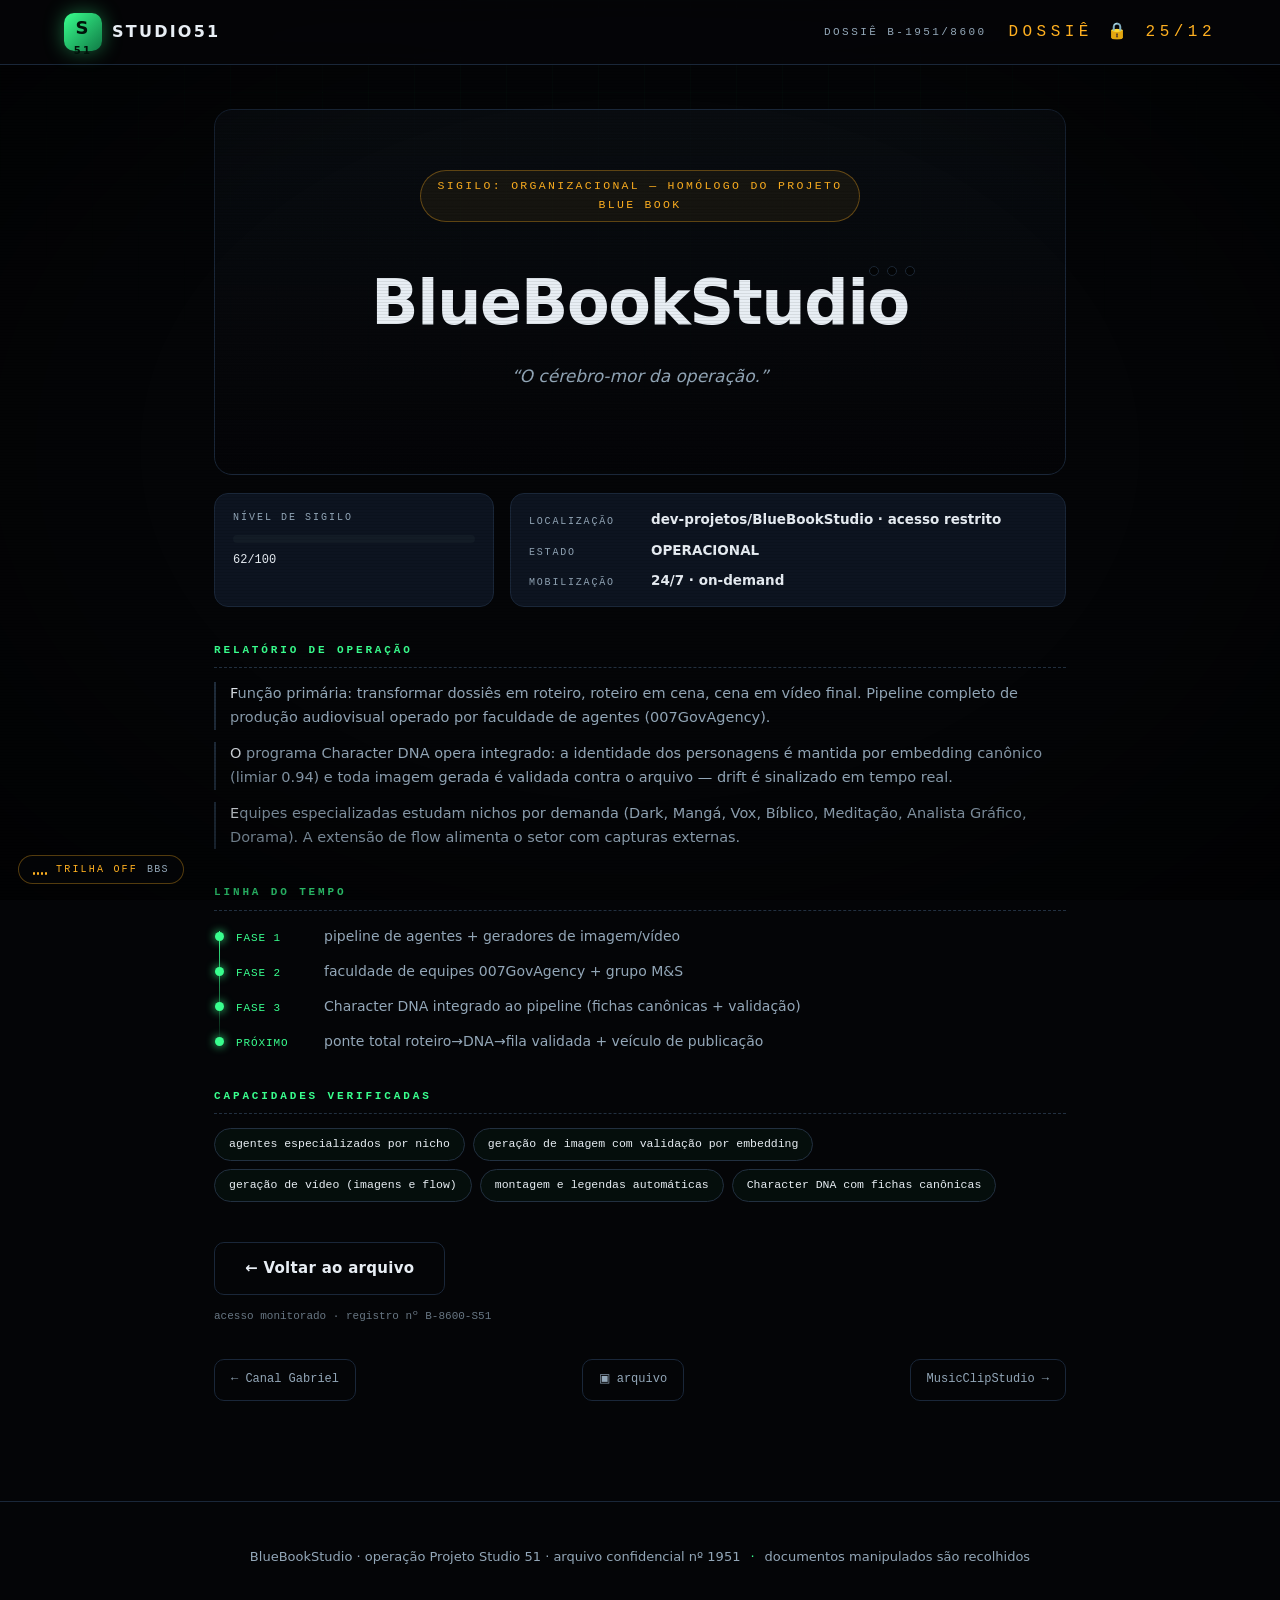
<file: dossie.html>
<!DOCTYPE html>
<html lang="pt-BR">
<head>
<meta charset="utf-8">
<meta name="viewport" content="width=device-width, initial-scale=1">
<title>DOSSIÊ — BlueBookStudio</title>
<meta name="description" content="Dossiês confidenciais do Projeto Studio 51: cada setor do BlueBookStudio com arquivo, nível de sigilo e registros próprios.">
<meta property="og:type" content="website">
<meta property="og:site_name" content="STUDIO51 · BlueBookStudio">
<meta property="og:title" content="Dossiê — BlueBookStudio">
<meta property="og:description" content="Arquivo confidencial da operação: setores, missões e registros do estúdio de produção com IA.">
<meta property="og:image" content="https://rafaelc666.github.io/studio51/img/setores/cia.webp">
<meta property="og:url" content="https://rafaelc666.github.io/studio51/dossie.html">
<meta name="twitter:card" content="summary_large_image">
<link rel="stylesheet" href="estilo.css">
<link rel="stylesheet" href="dossie.css">
</head>
<body class="corpo-dossie">

<div class="scanlines" aria-hidden="true"></div>
<div class="vinheta" aria-hidden="true"></div>
<div class="grid-fundo" aria-hidden="true"></div>

<header class="topo">
  <a class="marca" href="index.html" style="text-decoration:none;color:inherit">
    <span class="logo">S<span class="logo-num">51</span></span>
    <span class="marca-txt">STUDIO<b>51</b></span>
  </a>
  <span class="dossie-codigo" id="dossie-codigo">DOSSIÊ —</span>
  <button class="selo-confid selo-baixar" id="d-baixar" type="button"
          title="baixar o dossiê (carimba e libera o arquivo)">DOSSIÊ ⤓</button>
</header>

<main class="dossie-wrap">
  <!-- capa do arquivo -->
  <section class="dossie-capa" id="dossie-capa">
    <div class="dossie-selo-area">
      <span class="dossie-carimbo retido" id="d-carimbo">SETOR</span>
      <div class="dossie-furos" aria-hidden="true"><i></i><i></i><i></i></div>
    </div>
    <p class="dossie-liberacao retido" id="d-liberacao">LIBERADO PELO GOVERNO FEDERAL<br><b>25/12/2026</b></p>
    <p class="hero-selo" id="d-classe">classe de sigilo</p>
    <h1 class="dossie-titulo" id="d-nome">—</h1>
    <p class="dossie-lema" id="d-lema">—</p>
  </section>

  <!-- medidor de sigilo + meta -->
  <section class="dossie-meta">
    <div class="sigilo">
      <span class="sigilo-rotulo">NÍVEL DE SIGILO</span>
      <div class="sigilo-barra"><i id="d-sigilo"></i></div>
      <span class="sigilo-valor" id="d-sigilo-valor">—</span>
    </div>
    <div class="dossie-ficha">
      <div><span>LOCALIZAÇÃO</span><b id="d-local">—</b></div>
      <div><span>ESTADO</span><b id="d-estado">—</b></div>
      <div><span>MOBILIZAÇÃO</span><b id="d-mob">—</b></div>
    </div>
  </section>

  <!-- corpo do relatório -->
  <section class="dossie-corpo">
    <h2 class="dossie-secao-t">RELATÓRIO DE OPERAÇÃO</h2>
    <div class="dossie-notas" id="d-notas"></div>

    <h2 class="dossie-secao-t">LINHA DO TEMPO</h2>
    <div class="dossie-timeline" id="d-timeline"></div>

    <h2 class="dossie-secao-t">CAPACIDADES VERIFICADAS</h2>
    <div class="dossie-caps" id="d-caps"></div>
  </section>

  <!-- acesso -->
  <section class="dossie-acesso">
    <a class="btn btn-neon" id="d-link" href="#" target="_blank" rel="noopener">🔓 Acessar o setor</a>
    <a class="btn btn-ghost" href="index.html">← Voltar ao arquivo</a>
    <p class="dossie-rodape-nota">acesso monitorado · registro nº <span id="d-reg">—</span></p>
  </section>

  <!-- navegação entre dossiês -->
  <nav class="dossie-nav" id="d-nav"></nav>
</main>

<footer class="rodape">
  <span>BlueBookStudio · operação Projeto Studio 51 · arquivo confidencial nº 1951</span>
  <span class="rodape-sep">·</span>
  <span>documentos manipulados são recolhidos</span>
</footer>

<script src="dossie.js"></script>
<script src="trilha.js"></script>
</body>
</html>
</file>
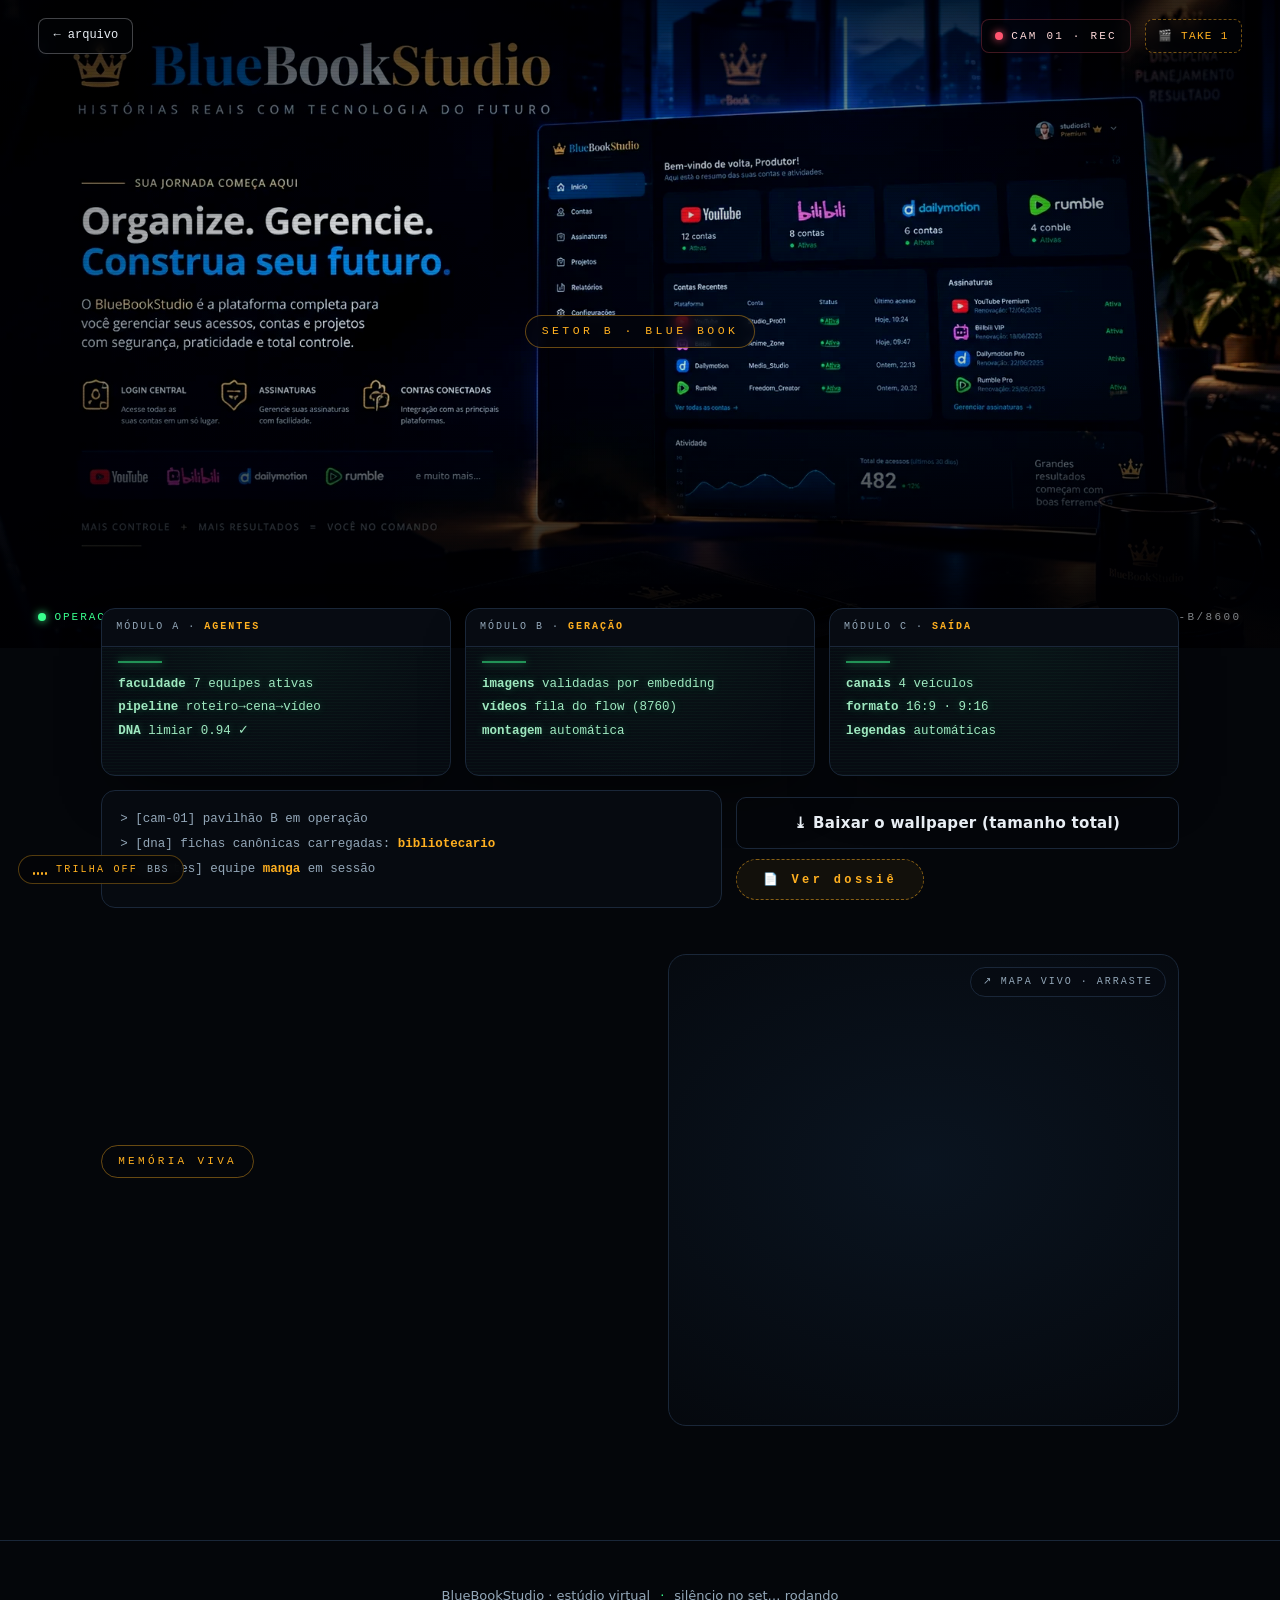
<file: estudio.html>
<!DOCTYPE html>
<html lang="pt-BR">
<head>
<meta charset="utf-8">
<meta name="viewport" content="width=device-width, initial-scale=1">
<title>ESTÚDIO VIRTUAL — STUDIO51</title>
<meta name="description" content="Estúdio virtual do Projeto Studio 51: entre nos pavilhões do BlueBookStudio — Social Media, 007, 009, CIA, Route 66 e demais setores com capa e HUD próprios.">
<meta property="og:type" content="website">
<meta property="og:site_name" content="STUDIO51 · BlueBookStudio">
<meta property="og:title" content="Estúdio Virtual — STUDIO51">
<meta property="og:description" content="Percorra os pavilhões do complexo BlueBookStudio: cada porta é um estúdio que existe dentro da ferramenta.">
<meta property="og:image" content="https://rafaelc666.github.io/studio51/img/setores/007.webp">
<meta property="og:url" content="https://rafaelc666.github.io/studio51/estudio.html">
<meta name="twitter:card" content="summary_large_image">
<link rel="icon" href="favicon.svg">
<link rel="stylesheet" href="estilo.css">
<link rel="stylesheet" href="estudio.css">
</head>
<body class="corpo-estudio">

<!-- ═══ cenário: foto real do hangar ═══ -->
<div class="palco">
  <div class="palco-foto" id="palco-foto" aria-hidden="true"></div>
  <video class="palco-video" id="palco-video" muted loop playsinline preload="none" hidden
         aria-hidden="true"></video>
  <div class="palco-video-sombra" aria-hidden="true"></div>
  <div class="palco-grao" aria-hidden="true"></div>

  <!-- HUD mínimo sobre a foto -->
  <header class="hud">
    <a class="hud-voltar" id="hud-voltar" href="index.html">← arquivo</a>
    <span class="hud-cam"><i></i> CAM 01 · REC</span>
    <span class="hud-clap" id="e-clap">🎬 TAKE 1</span>
  </header>

  <!-- identificação: letreiro sobre a porta do hangar -->
  <div class="ident">
    <span class="ident-setor" id="e-setor">SETOR</span>
    <h1 class="ident-nome" id="e-nome">—</h1>
    <span class="ident-frase" id="e-frase">—</span>
  </div>

  <div class="hud-baixo">
    <span class="hud-status" id="e-status">—</span>
    <span class="hud-sigla" id="e-sigla">—</span>
  </div>
</div>

<!-- ═══ painel de operação (abaixo do palco) ═══ -->
<section class="painel">
  <div class="painel-grid" id="painel-grid"></div>

  <div class="painel-rodape">
    <div class="painel-log" id="e-log"></div>
    <div class="painel-acoes" id="e-acoes"></div>
  </div>
</section>

<!-- ═══ TeraBrain — memória viva (só na sala terabrain) ═══ -->
<section class="memoria" id="tb-memoria" hidden>
  <div class="memoria-texto">
    <span class="memoria-titulo">MEMÓRIA VIVA</span>
    <h2 id="tb-h2"></h2>
    <p class="memoria-lede" id="tb-lede"></p>
    <ul class="memoria-lista" id="tb-lista"></ul>
    <div class="memoria-acoes" id="tb-acoes"></div>
    <div class="memoria-links" id="tb-links"></div>
  </div>
  <div class="memoria-cena">
    <canvas class="tb-brain" id="tb-brain" aria-label="Mapa vivo da memória do TeraBrain — arraste para girar"></canvas>
    <span class="memoria-dica" aria-hidden="true">↗ MAPA VIVO · ARRASTE</span>
    <div class="memoria-chips" id="tb-chips" role="group" aria-label="Filtrar memórias por grupo"></div>
  </div>
</section>

<footer class="rodape">
  <span>BlueBookStudio · estúdio virtual</span>
  <span class="rodape-sep">·</span>
  <span>silêncio no set… rodando</span>
</footer>

<script src="folha-a4.js"></script>
<script src="estudio.js"></script>
<script src="trilha.js"></script>
</body>
</html>
</file>
<file: estilo.css>
/* ═══════════════════════════════════════════════
   STUDIO51 — arquivo confidencial · V2 cinematográfica
   ═══════════════════════════════════════════════ */
:root{
  --fundo:#04060a;
  --fundo-2:#0a0f16;
  --card:#0d1420;
  --borda:#1a2739;
  --texto:#e8eef4;
  --texto-2:#93a7b8;
  /* identidade STUDIO51 (banners): laranja de hangar + azul de filmagem */
  --laranja:#ffb020;
  --laranja-2:#ff7a00;
  --azul-filme:#3aa8ff;
  --verde:#39ff8e;        /* CRT/confidencial */
  --verde-2:#0f7a45;
  --ambar:#ffb020;
  --magenta:#ff4fd8;
  --violeta:#8f6bff;
  --vermelho:#ff5470;
  --azul:#3aa8ff;
  /* identidade BlueBookStudio (tela de entrada do programa): azul + ouro */
  --bbs-azul:#2e7fd6;
  --bbs-ouro:#d4a269;
  --fonte:"Adwaita Sans",system-ui,sans-serif;
  --mono:"Adwaita Mono",ui-monospace,monospace;
}
*{margin:0;padding:0;box-sizing:border-box}
html{scroll-behavior:smooth}
body{background:var(--fundo);color:var(--texto);font-family:var(--fonte);line-height:1.65;overflow-x:hidden}

/* ── atmosfera ── */
.scanlines{position:fixed;inset:0;z-index:40;pointer-events:none;opacity:.5;
  background:repeating-linear-gradient(0deg, rgba(0,0,0,.16) 0 1px, transparent 1px 3px)}
.vinheta{position:fixed;inset:0;z-index:39;pointer-events:none;
  background:radial-gradient(ellipse at center, transparent 55%, rgba(0,0,0,.55) 100%)}
.grid-fundo{position:fixed;inset:0;z-index:-2;pointer-events:none;opacity:.3;
  background-image:
    linear-gradient(rgba(57,255,142,.07) 1px, transparent 1px),
    linear-gradient(90deg, rgba(57,255,142,.07) 1px, transparent 1px);
  background-size:46px 46px;
  mask-image:radial-gradient(ellipse 90% 65% at 50% 0%, #000 25%, transparent 78%)}

/* ── topo ── */
.topo{position:sticky;top:0;z-index:50;display:flex;align-items:center;gap:22px;
  padding:13px 5vw;background:rgba(5,6,8,.8);backdrop-filter:blur(14px);
  border-bottom:1px solid var(--borda)}
.marca{display:flex;align-items:center;gap:10px;font-weight:800;letter-spacing:.14em}
.logo{display:grid;place-items:center;width:38px;height:38px;border-radius:10px;
  background:linear-gradient(135deg,var(--verde),var(--verde-2));
  color:#01130a;font-size:18px;font-weight:900;box-shadow:0 0 20px rgba(57,255,142,.4)}
.logo-num{font-size:10px;vertical-align:super}
/* marca-mãe BlueBookStudio: Blue azul · Book branco · Studio ouro */
.logo-bbs{background:linear-gradient(135deg,var(--bbs-azul),#123c66);color:#fff;
  box-shadow:0 0 20px rgba(46,127,214,.45)}
.marca-bbs{font-size:17px;letter-spacing:.02em;white-space:nowrap}
.marca-bbs i{font-style:normal}
.mb-azul{color:var(--bbs-azul);text-shadow:0 0 14px rgba(46,127,214,.45)}
.mb-ouro{color:var(--bbs-ouro);text-shadow:0 0 12px rgba(212,162,105,.35)}
.marca-op{font-family:var(--mono);font-size:9.5px;letter-spacing:.22em;color:var(--texto-2);
  border:1px solid var(--borda);border-radius:999px;padding:4px 10px;text-transform:uppercase}
.nav{display:flex;gap:18px;margin-left:auto}
.nav a{color:var(--texto-2);text-decoration:none;font-size:13px;letter-spacing:.05em}
.nav a:hover{color:var(--verde);text-shadow:0 0 10px rgba(57,255,142,.5)}
/* botão hambúrguer — só aparece ≤860px (alvo 44px) */
.nav-abrir{display:none;place-items:center;width:44px;height:44px;margin-left:auto;
  background:transparent;border:1px solid var(--borda);border-radius:10px;
  color:var(--texto);font-size:19px;line-height:1;cursor:pointer}
.nav-abrir:hover,.nav-abrir:focus-visible{border-color:var(--verde);color:var(--verde)}
.selo-confid{font-family:var(--mono);font-size:10.5px;letter-spacing:.28em;color:var(--ambar);
  border:1px solid rgba(255,180,84,.4);padding:5px 12px;border-radius:4px;
  background:rgba(255,180,84,.05);animation:pisca-confid 4s infinite}
@keyframes pisca-confid{0%,92%,100%{opacity:1}95%{opacity:.4}}

/* ── hero cinematográfico ── */
.hero{max-width:1060px;margin:0 auto;padding:88px 5vw 60px;text-align:center;position:relative}
.radar{width:200px;height:200px;margin:0 auto 30px;border-radius:50%;position:relative;
  border:1px solid rgba(57,255,142,.35);
  background:
    radial-gradient(circle, transparent 58%, rgba(57,255,142,.12) 59% 60%, transparent 61%),
    radial-gradient(circle, transparent 30%, rgba(57,255,142,.12) 31% 32%, transparent 33%),
    radial-gradient(circle, rgba(57,255,142,.05), transparent 70%)}
.radar::before,.radar::after{content:"";position:absolute;border-radius:50%;border:1px solid rgba(57,255,142,.2)}
.radar::before{inset:32%}
.radar::after{inset:14%;animation:pisca-blp 4s infinite}
.radar i{position:absolute;inset:0;border-radius:50%;
  background:conic-gradient(from 0deg, rgba(57,255,142,.5), transparent 70deg);
  animation:gira 4s linear infinite;
  mask-image:radial-gradient(circle, #000 0 66%, transparent 67%)}
/* os pontinhos: --x/--y é onde mora, --t é o período PRÓPRIO dela e --d o
   atraso. Períodos sem múltiplo comum de caso: se todos respiram no mesmo
   4s em sequência, o olho vê uma coisa girando e chama isso de movimento.
   ver patch_site_tel.py */
.radar b{position:absolute;left:var(--x);top:var(--y);width:6px;height:6px;
  margin:-3px 0 0 -3px;border-radius:50%;background:#7dffb4;opacity:0;
  animation:blip var(--t) linear infinite var(--d)}
@keyframes gira{to{transform:rotate(360deg)}}
@keyframes pisca-blp{0%,88%,100%{box-shadow:none}92%{box-shadow:0 0 14px 3px rgba(57,255,142,.55)}}
/* sem transform algum: o ponto não se move um pixel, só acende e apaga */
@keyframes blip{
  0%{opacity:0;box-shadow:none}
  4%{opacity:1;box-shadow:0 0 11px 3px rgba(57,255,142,.8)}
  22%{opacity:.3;box-shadow:0 0 5px 1px rgba(57,255,142,.35)}
  34%,100%{opacity:0;box-shadow:none}
}
/* selo-confid virou link em algumas telas: sem sublinhado de âncora */
a.selo-confid{text-decoration:none;cursor:pointer}
/* acender/apagar no mesmo pixel — ver .radar b acima */

.hero-selo{display:inline-block;font-family:var(--mono);font-size:11.5px;letter-spacing:.2em;
  text-transform:uppercase;color:var(--laranja);
  border:1px solid rgba(255,176,32,.35);background:rgba(255,176,32,.06);
  padding:6px 16px;border-radius:999px;margin-bottom:24px}
.hero-titulo{font-size:clamp(40px,6.4vw,78px);line-height:1.06;font-weight:900;letter-spacing:-.02em}
.hero-titulo em{font-style:normal;color:var(--laranja);
  text-shadow:0 0 26px rgba(255,140,20,.55), 0 0 90px rgba(255,176,32,.25)}
/* efeito máquina de escrever no título */
.maquina{overflow:hidden;border-right:none;white-space:normal}
.maquina .cursor::after{content:"▌";color:var(--laranja);animation:cursor-pisca 1s steps(1) infinite}
@keyframes cursor-pisca{50%{opacity:0}}
/* revelação por caractere: o H1 nunca é apagado — visibility não afeta
   layout (zero layout shift) e o texto final existe desde o 1º paint */
.dig{visibility:hidden;animation:dig-revela 1ms linear both}
@keyframes dig-revela{to{visibility:visible}}
.hero-sub{max-width:680px;margin:24px auto 0;color:var(--texto-2);font-size:16.5px}
.hero-sub b{color:var(--texto)}
.hero-acoes{display:flex;gap:14px;justify-content:center;margin-top:34px;flex-wrap:wrap}
.hero-linha-fina{margin-top:26px;font-family:var(--mono);font-size:12px;color:var(--texto-2);opacity:.75}
.btn{display:inline-block;padding:13px 30px;border-radius:10px;text-decoration:none;
  font-weight:700;font-size:15px;letter-spacing:.02em;
  transition:transform .15s, box-shadow .2s}
.btn-neon{background:linear-gradient(135deg,var(--laranja),var(--laranja-2));color:#140800;box-shadow:0 0 26px rgba(255,150,20,.4)}
.btn-neon:hover{transform:translateY(-2px);box-shadow:0 0 46px rgba(255,150,20,.6)}
.btn-ghost{border:1px solid var(--borda);color:var(--texto)}
.btn-ghost:hover{border-color:var(--laranja);color:var(--laranja)}

/* contadores do hero */
.hero-count{display:flex;justify-content:center;gap:0;margin-top:52px;flex-wrap:wrap;
  border-top:1px solid var(--borda);border-bottom:1px solid var(--borda)}
.hero-count div{flex:1;min-width:150px;padding:20px 12px;border-left:1px solid var(--borda)}
.hero-count div:first-child{border-left:none}
.hero-count b{display:block;font-size:clamp(26px,3.4vw,40px);font-weight:900;color:var(--verde);
  font-family:var(--mono);text-shadow:0 0 18px rgba(57,255,142,.4)}
.hero-count span{font-size:12px;color:var(--texto-2);letter-spacing:.08em;text-transform:uppercase}

/* ── seções ── */
.secao{max-width:1200px;margin:0 auto;padding:84px 5vw 20px}
.secao-titulo{font-size:clamp(28px,4vw,44px);font-weight:900;margin-bottom:12px}

/* ══ CADASTRO: usuário gratuito + interessado no plano pago ══ */
.cadastro-grade{display:grid;grid-template-columns:repeat(auto-fit,minmax(300px,1fr));gap:16px;margin-top:26px}
.cadastro-card{background:var(--card);border:1px solid var(--borda);border-radius:16px;padding:26px 24px;position:relative}
.cadastro-card.cad-ouro{border-color:rgba(255,176,32,.55);box-shadow:0 0 34px rgba(255,176,32,.12)}
.cadastro-card .cad-ic{font-size:30px}
.cadastro-card h3{font-size:15px;letter-spacing:.14em;margin:10px 0 8px;color:var(--laranja)}
.cadastro-card.cad-ouro h3{color:var(--laranja)}
.cad-desc{color:var(--texto-2);font-size:14px;margin-bottom:16px;min-height:44px}
.cad-desc b{color:var(--texto)}
.cad-form{display:flex;flex-direction:column;gap:10px}
.cad-form input{background:var(--fundo);border:1px solid var(--borda);color:var(--texto);
  border-radius:9px;padding:12px 14px;font:inherit;font-size:15px}
.cad-form input:focus{outline:2px solid var(--laranja);outline-offset:1px;border-color:var(--laranja)}
.cad-form .btn{border:0;cursor:pointer;text-align:center}
.cad-nota{color:var(--texto-2);font-size:13px;margin-top:16px;text-align:center;min-height:20px}
.cad-nota.ok{color:var(--verde)}
.cad-nota.erro{color:#ff6b6b}
.secao-titulo em{font-style:normal;color:var(--laranja)}
.secao-sub{color:var(--texto-2);max-width:760px;margin-bottom:36px}
.secao-sub code,.dossier code,.status-nota code,.canal-nota code{font-family:var(--mono);color:var(--laranja);font-size:.92em}

/* botão de ENTRAR no estúdio virtual */

/* ── cards de setor (dossiê) ── */
.grade-setores,.hangar{display:grid;grid-template-columns:repeat(auto-fit,minmax(280px,1fr));gap:18px}
.card-setor{position:relative;display:flex;flex-direction:column;gap:10px;
  background:var(--card);border:1px solid var(--borda);border-radius:14px;
  padding:24px 22px 20px;text-decoration:none;color:var(--texto);overflow:hidden;
  transition:transform .18s, border-color .25s, box-shadow .25s}
.card-setor:hover{transform:translateY(-5px)}
.card-setor::after{content:"";position:absolute;inset:0;pointer-events:none;opacity:.5;
  background:repeating-linear-gradient(0deg, rgba(255,255,255,.015) 0 1px, transparent 1px 4px)}
.carimbo{position:absolute;top:12px;right:-34px;transform:rotate(38deg);
  font-family:var(--mono);font-size:10px;letter-spacing:.18em;
  color:var(--ambar);border:1px solid rgba(255,180,84,.5);
  padding:3px 34px;background:rgba(255,180,84,.07);z-index:2}
.carimbo-novo{color:var(--laranja);border-color:rgba(255,176,32,.55);background:rgba(255,176,32,.08)}
.card-topo{display:flex;justify-content:space-between;align-items:center}
.card-glyph{font-size:26px;filter:drop-shadow(0 0 10px rgba(57,255,142,.25))}
.card-porta{font-family:var(--mono);font-size:10.5px;color:var(--texto-2);letter-spacing:.1em}
.card-setor h3{font-size:19px;font-weight:800}
.dossier{color:var(--texto-2);font-size:13.5px;flex:1}
.dossier b{color:var(--texto)}
.card-tag{font-family:var(--mono);font-size:10.5px;color:var(--laranja);letter-spacing:.12em;text-transform:uppercase;opacity:.85}

.s-bbs:hover{border-color:var(--verde);box-shadow:0 8px 40px -12px rgba(57,255,142,.3)}
.s-mcs:hover{border-color:var(--ambar);box-shadow:0 8px 40px -12px rgba(255,180,84,.3)}
.s-terabrain:hover{border-color:var(--violeta);box-shadow:0 8px 40px -12px rgba(143,107,255,.35)}
.s-akhenaton:hover,.s-confidencial:hover{border-color:var(--magenta);box-shadow:0 8px 40px -12px rgba(255,79,216,.3)}
.s-freedark:hover{border-color:rgba(155,29,40,.6);box-shadow:0 8px 40px -12px rgba(155,29,40,.4)}
.s-vimana:hover{border-color:var(--verde);box-shadow:0 8px 40px -12px rgba(57,255,142,.45)}
.s-maestro:hover{border-color:var(--azul);box-shadow:0 8px 40px -12px rgba(79,216,255,.3)}
.s-dna:hover{border-color:var(--verde);box-shadow:0 8px 40px -12px rgba(57,255,142,.3)}
.s-rolc:hover{border-color:var(--violeta);box-shadow:0 8px 40px -12px rgba(143,107,255,.3)}

/* VIMANA em destaque no hangar */
.vima-destaque{grid-column:span 2;background:linear-gradient(160deg, rgba(255,140,20,.08), var(--card) 55%)}
.vima-progresso{height:4px;border-radius:2px;background:#1a2430;overflow:hidden;margin-top:2px}
.vima-progresso i{display:block;height:100%;border-radius:2px;
  background:linear-gradient(90deg,var(--laranja-2),var(--laranja));
  box-shadow:0 0 12px rgba(255,150,20,.6);
  animation:energia 3s ease-in-out infinite alternate}
@keyframes energia{from{opacity:.65}to{opacity:1}}

/* ── veículos ── */
.veiculos{display:grid;grid-template-columns:repeat(auto-fit,minmax(265px,1fr));gap:16px}
.veiculo{
  position:relative;text-decoration:none;color:var(--texto);
  background:linear-gradient(180deg, var(--fundo-2), var(--card));
  border:1px solid var(--borda);border-left:3px solid var(--verde);
  border-radius:12px;padding:22px 20px 18px;overflow:hidden;
  transition:transform .18s, border-color .25s, box-shadow .25s;
  display:flex;flex-direction:column;gap:8px;
}
.veiculo:hover{transform:translateY(-4px)}
.v-cabeca{display:flex;justify-content:space-between;align-items:baseline}
.v-sigla{font-family:var(--mono);font-weight:900;font-size:22px;letter-spacing:.1em;color:var(--verde);
  text-shadow:0 0 14px rgba(57,255,142,.5)}
.v-freq{font-family:var(--mono);font-size:10px;color:var(--texto-2);letter-spacing:.1em}
.veiculo h3{font-size:18px;font-weight:800}
.veiculo p{color:var(--texto-2);font-size:13.5px;flex:1}
.v-tag{font-family:var(--mono);font-size:10.5px;color:var(--verde);letter-spacing:.12em;text-transform:uppercase;opacity:.85}
.v-cosmometria{border-left-color:var(--ambar)}   .v-cosmometria .v-sigla{color:var(--ambar);text-shadow:0 0 14px rgba(255,180,84,.5)} .v-cosmometria:hover{border-color:var(--ambar)}
.v-gabriel{border-left-color:var(--azul)}        .v-gabriel .v-sigla{color:var(--azul);text-shadow:0 0 14px rgba(79,216,255,.5)}      .v-gabriel:hover{border-color:var(--azul)}
.v-openshorts{border-left-color:var(--magenta)}  .v-openshorts .v-sigla{color:var(--magenta);text-shadow:0 0 14px rgba(255,79,216,.5)} .v-openshorts:hover{border-color:var(--magenta)}
.v-agentes{border-left-color:var(--violeta)}     .v-agentes .v-sigla{color:var(--violeta);text-shadow:0 0 14px rgba(143,107,255,.5)}   .v-agentes:hover{border-color:var(--violeta)}

/* ── canal ── */
.secao-canal{padding-top:60px}
.canal-caixa{position:relative;overflow:hidden;text-align:center;
  background:linear-gradient(180deg, rgba(57,255,142,.05), rgba(13,17,24,.9));
  border:1px solid rgba(57,255,142,.25);border-radius:22px;padding:56px 6vw 48px}
.canal-glow{position:absolute;top:-120px;left:50%;transform:translateX(-50%);
  width:520px;height:260px;background:radial-gradient(ellipse, rgba(57,255,142,.2), transparent 70%);
  filter:blur(40px);pointer-events:none}
.canal-topicos{display:flex;gap:10px;justify-content:center;flex-wrap:wrap;margin:22px 0 8px}
.canal-topicos span{font-family:var(--mono);font-size:11.5px;color:var(--texto-2);
  border:1px solid var(--borda);border-radius:999px;padding:6px 14px}
.canal-nota{margin-top:18px;font-family:var(--mono);font-size:11px;color:var(--texto-2);opacity:.7}

/* botão ENTRAR nos cards */
.card-entrar{
  display:inline-flex;align-items:center;gap:7px;margin-top:4px;
  font-family:var(--mono);font-size:10.5px;letter-spacing:.14em;text-transform:uppercase;
  color:var(--laranja);border:1px solid rgba(255,176,32,.4);border-radius:8px;
  padding:6px 12px;transition:background .2s, box-shadow .2s;align-self:flex-start;
}
.card-setor:hover .card-entrar,.veiculo:hover .card-entrar{
  background:rgba(255,176,32,.14);box-shadow:0 0 18px rgba(255,176,32,.3)}

/* ── status ── */
.grade-status{display:grid;grid-template-columns:repeat(auto-fit,minmax(185px,1fr));gap:12px}
.status-item{display:flex;align-items:center;gap:10px;background:var(--card);
  border:1px solid var(--borda);border-radius:12px;padding:14px 16px}
.status-item b{font-size:13.5px}
.status-item span{font-family:var(--mono);font-size:11px;color:var(--texto-2);margin-left:auto}
.lampada{width:9px;height:9px;border-radius:50%;background:#243240;font-style:normal;flex:none;font-size:0;line-height:0}
.lampada.on{background:var(--verde);box-shadow:0 0 10px var(--verde)}
.lampada.off{background:#5a2533}
/* ── sinais: frequências sem porta ──
   O quadro de cima é sonda: verde = a porta respondeu. O que não tem porta não
   pode ter lâmpada -- acender vermelho diria "no ar e mudo", e é "nunca foi
   medido". Borda tracejada e o nome apagado dizem isso sem precisar de texto. */
.grade-frequencias{display:grid;grid-template-columns:repeat(auto-fit,minmax(185px,1fr));
  gap:12px;margin-top:12px}
.freq-item{display:flex;align-items:center;gap:10px;background:var(--card);
  border:1px dashed var(--borda);border-radius:12px;padding:14px 16px}
.freq-item b{font-size:13.5px;color:var(--texto-2)}
.freq-item span{font-family:var(--mono);font-size:11px;color:var(--texto-2);
  margin-left:auto;opacity:.6}
.status-nota{color:var(--texto-2);font-size:13px;margin-top:18px}

/* ── rodapé ── */
.rodape{display:flex;justify-content:center;gap:10px;flex-wrap:wrap;
  padding:44px 5vw 38px;color:var(--texto-2);font-size:13px;
  border-top:1px solid var(--borda);margin-top:70px}
.rodape-sep{color:var(--verde)}

/* ── pavilhões (capas próprias) ── */
.grade-pavilhoes{display:grid;grid-template-columns:repeat(auto-fit,minmax(340px,1fr));gap:20px}
.card-pavilhao{position:relative;display:block;border-radius:16px;overflow:hidden;
  border:1px solid var(--borda);text-decoration:none;color:var(--texto);
  aspect-ratio:16/9;isolation:isolate;
  transition:transform .18s, border-color .25s, box-shadow .25s}
.card-pavilhao:hover{transform:translateY(-5px);border-color:rgba(255,176,32,.5);
  box-shadow:0 14px 46px -14px rgba(255,150,20,.35)}
.p-capa{position:absolute;inset:0;z-index:-2;background-size:cover;background-position:center 40%;
  transition:transform .5s ease}
.card-pavilhao:hover .p-capa{transform:scale(1.045)}
.card-pavilhao::after{content:"";position:absolute;inset:0;z-index:-1;
  background:linear-gradient(180deg, rgba(4,6,10,.08) 0%, rgba(4,6,10,.12) 42%, rgba(4,6,10,.92) 100%)}
.p-info{position:absolute;inset:auto 0 0 0;padding:18px 20px 16px;display:flex;flex-direction:column;gap:6px}
.p-carimbo{font-family:var(--mono);font-size:10px;letter-spacing:.22em;color:var(--laranja);
  border:1px solid rgba(255,176,32,.45);background:rgba(4,6,10,.55);
  padding:4px 12px;border-radius:999px;align-self:flex-start}
.p-info h3{font-size:21px;font-weight:900;text-shadow:0 2px 16px rgba(0,0,0,.9)}
.p-info p{color:#c9d6e2;font-size:13px;line-height:1.5;text-shadow:0 2px 10px rgba(0,0,0,.9)}
.pavilhao-nota{margin-top:16px;font-family:var(--mono);font-size:11px;color:var(--texto-2);opacity:.7;letter-spacing:.05em}
/* capas dos pavilhões — img/setores/*.webp (13 artes instaladas em 29/09) */
.p-social   .p-capa{background-image:url("img/setores/social-media.webp")}
.p-007      .p-capa{background-image:url("img/setores/007.webp")}
.p-009      .p-capa{background-image:url("img/setores/009.webp")}
.p-cia      .p-capa{background-image:url("img/setores/cia.webp")}
.p-route66  .p-capa{background-image:url("img/setores/route66.webp")}
.p-studiodb .p-capa{background-image:url("img/setores/studiodb.webp")}
.p-ycut      .p-capa{background-image:url("img/setores/ycut.webp")}
.p-studio10  .p-capa{background-image:url("img/setores/studio10.webp")}
.p-studio34  .p-capa{background-image:url("img/setores/studio34.webp")}
.p-studio369 .p-capa{background-image:url("img/setores/studio369.webp")}
.p-royalmint .p-capa{background-image:url("img/setores/royalmint.webp")}
.p-abc       .p-capa{background-image:url("img/setores/abc.webp")}
.p-byok      .p-capa{background-image:url("img/setores/byok.webp")}
.p-007 .card-entrar,.p-social .card-entrar,.p-009 .card-entrar,
.p-cia .card-entrar,.p-route66 .card-entrar,.p-studiodb .card-entrar,
.p-ycut .card-entrar,.p-studio10 .card-entrar,.p-studio34 .card-entrar,
.p-studio369 .card-entrar,.p-royalmint .card-entrar,.p-abc .card-entrar,.p-byok .card-entrar{margin-top:2px;align-self:flex-start}

/* pavilhões aguardando capa: cartão sóbrio, porta fechada */
.card-pavilhao.p-aguardando{aspect-ratio:auto;min-height:150px;display:flex;align-items:flex-end;
  background:
    repeating-linear-gradient(0deg, rgba(255,255,255,.015) 0 1px, transparent 1px 4px),
    linear-gradient(160deg, var(--fundo-2), var(--card));
  border-style:dashed;border-color:#223143}
.card-pavilhao.p-aguardando:hover{border-color:rgba(57,255,142,.4)}
.card-pavilhao.p-aguardando::after{display:none}
.card-pavilhao.p-aguardando .p-info{position:static;padding:16px 18px}
.card-pavilhao.p-aguardando .p-carimbo{color:var(--texto-2);border-color:rgba(147,167,184,.35)}
.card-pavilhao.p-aguardando h3{font-size:17px}
.card-pavilhao.p-aguardando p{color:var(--texto-2);text-shadow:none;font-size:12.5px}
/* plataformas "breve": porta ainda sem fechadura */
.card-pavilhao.p-breve{cursor:default;opacity:.55}
.card-pavilhao.p-breve:hover{transform:none;border-color:#223143;box-shadow:none}
/* títulos de grupo espelhando o menu do programa */
.pav-grupo{font-family:var(--mono);font-size:12.5px;letter-spacing:.3em;text-transform:uppercase;
  color:var(--laranja);margin:38px 0 14px;display:flex;align-items:center;gap:14px}
.pav-grupo::after{content:"";flex:1;height:1px;background:linear-gradient(90deg,rgba(255,176,32,.4),transparent)}

/* faixa de grupo com arte própria (BIGTSTUDIOS) */
.pav-banner{position:relative;isolation:isolate;overflow:hidden;border:1px solid var(--borda);
  border-radius:16px;padding:30px 22px 4px;margin:38px 0 14px;background:var(--fundo-2)}
.pb-capa{position:absolute;inset:0;z-index:-2;
  background:url("img/setores/bigtstudios.webp") center 32%/cover no-repeat;
  filter:saturate(1.06) contrast(1.04);transition:transform .5s ease}
.pav-banner:hover .pb-capa{transform:scale(1.03)}
.pav-banner::after{content:"";position:absolute;inset:0;z-index:-1;
  background:linear-gradient(90deg, rgba(4,6,10,.94) 0%, rgba(4,6,10,.78) 46%, rgba(4,6,10,.34) 100%)}
.pav-banner .pav-grupo{margin:0 0 24px}

/* ═══ PROVA: números reais + acervo (vitrine de vendas) ═══ */
.prova-grade{display:grid;grid-template-columns:repeat(auto-fit,minmax(200px,1fr));gap:14px;margin-top:22px}
.prova-num{border:1px solid var(--borda);border-radius:14px;padding:18px 18px 15px;
  background:linear-gradient(160deg, var(--fundo-2), var(--card));
  display:flex;flex-direction:column;gap:5px}
.prova-num b{font-family:var(--mono);font-weight:700;font-size:clamp(26px,3.2vw,38px);
  color:var(--laranja);font-variant-numeric:tabular-nums;letter-spacing:.01em}
.prova-num span{font-size:13px;color:var(--texto);font-weight:600}
.prova-num i{font-style:normal;font-family:var(--mono);font-size:10.5px;letter-spacing:.06em;color:var(--texto-2)}
.prova-acervo{display:grid;grid-template-columns:repeat(auto-fit,minmax(220px,1fr));gap:14px;margin-top:14px}
.acervo-card{border:1px solid var(--borda);border-radius:14px;padding:16px 18px;
  background:var(--card);display:flex;align-items:baseline;gap:12px;flex-wrap:wrap}
.acervo-card .ac-glyph{font-size:20px}
.acervo-card b{font-family:var(--mono);font-size:30px;color:var(--laranja);font-variant-numeric:tabular-nums}
.acervo-card span:last-child{font-size:12.5px;color:var(--texto-2)}
@media (prefers-reduced-motion: reduce){ .pb-capa{transition:none;transform:none} }

/* ═══ botão DOSSIÊ das salas -- carimbo e data são do papel ═══
   Ele pediu o carimbo CONFIDENCIAL e a data de liberação SÓ na folha A4, depois
   do clique. Aqui na barra de ações é um botão como os outros: tracejado de
   arquivo e o âmbar da casa. A classe .btn-confidencial ficou (o JS e a folha A4
   apontam pra ela), mudou só a tinta. */
.btn-confidencial{display:inline-flex;align-items:center;gap:10px;cursor:pointer;
  font-family:var(--mono);font-size:12px;letter-spacing:.28em;font-weight:700;
  color:var(--ambar);background:rgba(255,176,32,.06);
  border:1px dashed rgba(255,176,32,.5);
  border-radius:999px;padding:12px 26px;transition:border-color .2s, background .2s, transform .12s}
.btn-confidencial:hover{border-color:var(--ambar);background:rgba(255,176,32,.14);
  box-shadow:0 0 22px -6px rgba(255,176,32,.5)}
.btn-confidencial:active{transform:scale(.97)}
.btn-confidencial.aberto{border-style:solid;border-color:var(--ambar);
  background:rgba(255,176,32,.16)}
.selo-liberacao{margin-top:12px;font-family:var(--mono);font-size:11.5px;letter-spacing:.14em;
  color:var(--texto-2);border:1px dashed rgba(255,176,32,.4);border-radius:10px;
  padding:10px 16px;background:rgba(4,6,10,.6)}
.selo-liberacao b{color:var(--ambar)}
@media (prefers-reduced-motion: reduce){ .btn-confidencial{transition:none} } }
a.pav-grupo{text-decoration:none;transition:color .2s}
a.pav-grupo:hover{color:var(--bbs-ouro)}

/* ── mural de veículos: uma porta por estúdio, luz por trás ──
   Mesma linguagem do banner de patrocinador (halo atrás da arte, respirando),
   numa cor só do site: aqui não há marca externa cuja cor eu pudesse ler na
   arte -- seria invenção minha. Os cards de texto que estavam aqui saíram; as
   regras .veiculo/.v-* ficaram no arquivo, mortas, até decidir o que fazer. */
.veiculos-mural{display:grid;grid-template-columns:repeat(auto-fill,minmax(232px,1fr));
  gap:18px;margin-top:26px}
.veiculo-tile{position:relative;display:block;padding:10px 10px 0;border-radius:14px;
  text-decoration:none;color:var(--texto);background:var(--card);
  border:1px solid var(--borda);transition:transform .18s,border-color .2s}
.veiculo-tile:hover{transform:translateY(-3px);border-color:rgba(255,180,60,.45)}
.veiculo-luz{position:absolute;inset:4px -6px 8px;border-radius:26px;filter:blur(20px);
  background:radial-gradient(62% 130% at 50% 50%, rgba(255,180,60,.5), transparent 72%);
  opacity:.4;animation:neon_respira 7s ease-in-out infinite}
.veiculo-banner{position:relative;display:block;width:100%;height:auto;
  aspect-ratio:16/9;object-fit:cover;border-radius:10px;background:#05070a}
.veiculo-pe{position:relative;display:flex;justify-content:space-between;
  align-items:baseline;gap:10px;padding:10px 2px 12px}
.veiculo-pe b{font-family:var(--mono);font-size:12.5px;color:var(--texto)}
.veiculo-pe i{font-family:var(--mono);font-size:9.5px;font-style:normal;
  letter-spacing:.14em;color:var(--texto-2);text-transform:uppercase;white-space:nowrap}
.veiculo-entra{position:absolute;right:16px;bottom:54px;font-family:var(--mono);
  font-size:10px;letter-spacing:.18em;color:var(--bbs-ouro);opacity:0;transition:opacity .2s}
.veiculo-tile:hover .veiculo-entra{opacity:1}
@media (prefers-reduced-motion:reduce){
  .veiculo-luz{animation:none;opacity:.5}.veiculo-tile{transition:none}}

/* ── patrocinadores ── */
.secao-patrocinadores{padding-top:60px}
.patrocinadores-caixa{position:relative;overflow:hidden;text-align:center;
  background:linear-gradient(180deg, rgba(57,255,142,.03), rgba(13,17,24,.9));
  border:1px solid rgba(57,255,142,.2);border-radius:22px;padding:56px 6vw 48px}
.patrocinadores-glow{position:absolute;top:-120px;left:50%;transform:translateX(-50%);
  width:520px;height:260px;background:radial-gradient(ellipse, rgba(57,255,142,.15), transparent 70%);
  filter:blur(40px);pointer-events:none}
.patrocinadores-grid{display:grid;grid-template-columns:repeat(auto-fit,minmax(280px,1fr));gap:20px;margin:32px 0}
.patrocinador-card{position:relative;display:flex;flex-direction:column;gap:12px;
  background:var(--card);border:1px solid var(--borda);border-radius:16px;padding:24px;
  text-decoration:none;color:var(--texto);transition:transform .18s, border-color .25s, box-shadow .25s}
.patrocinador-card:hover{transform:translateY(-4px);border-color:rgba(57,255,142,.4);box-shadow:0 8px 30px -8px rgba(57,255,142,.25)}
.patrocinador-logo{display:flex;align-items:center;gap:12px;font-weight:700;font-size:18px;letter-spacing:.05em}
.patrocinador-icon{font-size:28px;filter:drop-shadow(0 0 10px rgba(57,255,142,.3))}
.patrocinador-nome{color:var(--texto);text-shadow:0 0 12px rgba(57,255,142,.2)}
.patrocinador-desc{color:var(--texto-2);font-size:13.5px;line-height:1.5}
.patrocinador-tag{font-family:var(--mono);font-size:10.5px;color:var(--laranja);letter-spacing:.1em;text-transform:uppercase;opacity:.8;margin-top:auto}
/* ── banner do patrocinador: luz POR TRÁS da arte ──
   O halo é um ::before embaçado que nasce maior que a imagem e fica atrás dela;
   a img é opaca e vem por cima (position:relative), então a luz só escapa pelas
   bordas -- ler "luminasse por trás" e não "moldura colorida".
   Sem z-index negativo: aqui dentro ele cairia atrás do fundo var(--card) do card
   e desaparecia. E sem overflow:hidden na moldura: no bloco anterior ele recortava
   o próprio brilho de 46 px, sobrando só a borda.
   A cor vem do dado (--neon por patrocinador), respirando em opacity. */
.patrocinador-moldura{position:relative;display:block}
.patrocinador-moldura::before{content:"";position:absolute;inset:-16px -22px;
  border-radius:34px;filter:blur(22px);
  background:radial-gradient(62% 130% at 50% 50%, var(--neon,rgba(57,255,142,.55)), transparent 72%);
  opacity:.5;animation:neon_respira 6s ease-in-out infinite}
.patrocinador-banner{position:relative;display:block;width:100%;height:auto;
  aspect-ratio:800/435;object-fit:cover;border-radius:12px;background:#05070a;
  box-shadow:0 0 0 1px rgba(255,255,255,.07), 0 10px 30px -18px var(--neon,rgba(57,255,142,.55))}
.patrocinador-card:hover .patrocinador-moldura::before{animation-name:neon_respira_forte;
  animation-duration:2.8s}
@keyframes neon_respira{0%,100%{opacity:.34}50%{opacity:.72}}
@keyframes neon_respira_forte{0%,100%{opacity:.62}50%{opacity:1}}
@media (prefers-reduced-motion:reduce){
  .patrocinador-moldura::before{animation:none;opacity:.6}}

/* vaga "coloque sua marca aqui": porta aberta, sem link */
.patrocinador-vago{border-style:dashed;border-color:#2a3d52;background:transparent;cursor:default}
.patrocinador-vago:hover{transform:none;border-color:rgba(57,255,142,.35);box-shadow:none;background:rgba(57,255,142,.03)}
.patrocinador-vago .patrocinador-nome{color:var(--texto-2);text-shadow:none}
.patrocinador-vago .patrocinador-tag{color:var(--verde)}
.patrocinadores-nota{margin-top:20px;font-family:var(--mono);font-size:11px;color:var(--texto-2);opacity:.7}

/* ── responsivo ── */
@media (max-width:1080px){
  .selo-confid,.marca-op{display:none}
  /* nav vira dropdown ancorado no topo (fecha no clique/Escape) */
  .nav{display:none}
  .nav-abrir{display:grid}
  .nav.aberto{display:flex;position:absolute;top:100%;left:0;right:0;
    flex-direction:column;gap:0;margin:0;padding:4px 5vw 8px;z-index:60;
    background:rgba(5,6,8,.97);border-bottom:1px solid var(--borda)}
  .nav.aberto a{padding:13px 2px;min-height:44px;display:flex;align-items:center;
    font-size:15px;border-bottom:1px solid rgba(26,39,57,.55)}
  .nav.aberto a:last-child{border-bottom:0}
  .hero{padding:64px 6vw 46px}
  .carimbo{display:none}
  .vima-destaque{grid-column:span 1}
  .hero-count div{min-width:46%}
  .patrocinadores-grid{grid-template-columns:1fr}
  .patrocinador-card{padding:18px}
}

/* ── prefers-reduced-motion: loops e translações somem;
      cor/borda ficam (feedback de estado continua) ── */
@media (prefers-reduced-motion: reduce){
  html{scroll-behavior:auto}
  .selo-confid,.radar::after,.radar i,.radar b,.maquina .cursor::after,
  .vima-progresso i,.dig{animation:none}
  .radar b{opacity:.55}  /* sem loop, mas o alvo continua visível: esconder seria tirar conteúdo */
  .dig{visibility:visible}
  .btn:hover,.card-setor:hover,.card-pavilhao:hover,.veiculo:hover,
  .patrocinador-card:hover,.card-entrar:hover{transform:none}
  .p-capa,.card-pavilhao:hover .p-capa{transition:none;transform:none}
}

/* ── trilha instrumental da tela ──
   chip fixo embaixo à esquerda; as quatro barras são o equalizador quando está
   tocando. Sem o .ligada elas ficam congeladas em 3px (estado desligado). */
.trilha{position:fixed;left:18px;bottom:16px;z-index:60;display:inline-flex;
  align-items:center;gap:9px;cursor:pointer;
  font-family:var(--mono);font-size:10px;letter-spacing:.22em;
  color:var(--ambar);background:rgba(4,5,7,.86);
  border:1px solid rgba(255,176,32,.32);border-radius:999px;padding:8px 14px;
  backdrop-filter:blur(6px);transition:border-color .2s,color .2s}
.trilha:hover{border-color:rgba(255,176,32,.75)}
.trilha:focus-visible{outline:1px solid var(--ambar);outline-offset:4px}
.trilha .tr-que{color:var(--texto-2);letter-spacing:.12em;text-transform:uppercase}
.trilha.ligada{color:#39ff8e;border-color:rgba(57,255,142,.55)}
.tr-ico{display:inline-flex;align-items:flex-end;gap:2px;height:11px}
.tr-ico i{width:2px;height:3px;background:currentColor;border-radius:1px;
  transition:height .2s}
.trilha.ligada .tr-ico i{animation:tr-barra .9s ease-in-out infinite}
.trilha.ligada .tr-ico i:nth-child(2){animation-delay:.18s}
.trilha.ligada .tr-ico i:nth-child(3){animation-delay:.36s}
.trilha.ligada .tr-ico i:nth-child(4){animation-delay:.54s}
@keyframes tr-barra{0%,100%{height:3px}50%{height:11px}}
.trilha-aviso{position:fixed;left:18px;bottom:54px;z-index:60;
  font-family:var(--mono);font-size:9.5px;letter-spacing:.14em;
  color:var(--texto-2);background:rgba(4,5,7,.9);border:1px solid var(--borda);
  border-radius:8px;padding:7px 11px;max-width:260px}
.trilha-aviso[hidden]{display:none}
@media (max-width:640px){
  .trilha{left:12px;bottom:12px;padding:7px 11px}
  .trilha .tr-que{display:none}
  .trilha-aviso{left:12px;bottom:52px}
}
@media (prefers-reduced-motion: reduce){
  .trilha.ligada .tr-ico i{animation:none;height:8px}
  .trilha{transition:none}
}

/* ════════ FOLHA A4 DO DOSSIÊ ════════
   papel branco em proporção real: a ALTURA manda e a largura sai do ratio
   210/297, senão em tela alta o "A4" vira só um retângulo qualquer. */
.folha-a4-tela{position:fixed;inset:0;z-index:120;display:grid;place-items:center;
  padding:24px;background:rgba(2,3,5,.82);backdrop-filter:blur(3px);
  animation:a4_tela .2s ease both}
.folha-a4-tela.saindo{animation:a4_tela .18s ease reverse both}
@keyframes a4_tela{from{opacity:0}to{opacity:1}}
.folha-a4{position:relative;container-type:inline-size;
  display:flex;flex-direction:column;
  height:min(92vh,1000px);aspect-ratio:210/297;
  max-width:92vw;overflow:auto;
  background:#fbfaf6;color:#1a1d21;
  padding:34px 38px 26px;border-radius:2px;
  box-shadow:0 30px 90px rgba(0,0,0,.65), 0 0 0 1px rgba(0,0,0,.35);
  animation:a4_desce .28s cubic-bezier(.2,.9,.25,1) both;
  font-size:14.5px;line-height:1.6}
.folha-a4::before{ /* fibra de papel */
  content:"";position:absolute;inset:0;pointer-events:none;opacity:.5;
  background:repeating-linear-gradient(0deg, rgba(0,0,0,.014) 0 1px, transparent 1px 4px)}
@keyframes a4_desce{from{transform:translateY(18px) scale(.985);opacity:0}
                     to{transform:none;opacity:1}}
.a4-fechar{position:absolute;top:10px;right:12px;z-index:2;background:none;border:0;
  cursor:pointer;color:#8b8f94;font-size:16px;line-height:1;padding:6px}
.a4-fechar:hover{color:#b3222b}
.a4-membrura{display:flex;flex-wrap:wrap;gap:4px 16px;justify-content:space-between;
  font-family:var(--mono);font-size:8.5px;letter-spacing:.16em;text-transform:uppercase;
  color:#5c6167;border-bottom:2px solid #1a1d21;padding-bottom:8px;margin-bottom:18px}
.a4-setor{font-family:var(--mono);font-size:10px;letter-spacing:.24em;color:#8b2f1f;
  text-transform:uppercase;margin:0 0 4px}
.a4-titulo{font-size:31px;font-weight:900;letter-spacing:-.02em;margin:0 0 6px}
.a4-frase{margin:0 0 18px;color:#3d4348;font-style:italic}
.a4-ficha{display:grid;grid-template-columns:repeat(3,1fr);gap:1px;background:#c9c6bd;
  border:1px solid #c9c6bd;margin-bottom:20px}
.a4-ficha div{background:#f3f1ea;padding:8px 10px}
.a4-ficha span{display:block;font-family:var(--mono);font-size:8px;letter-spacing:.18em;
  color:#6b7075;margin-bottom:3px}
.a4-ficha b{font-family:var(--mono);font-size:11px;letter-spacing:.04em}
.a4-secao{font-family:var(--mono);font-size:9.5px;letter-spacing:.22em;color:#5c6167;
  border-bottom:1px dashed #b9b6ad;padding-bottom:5px;margin:0 0 12px}
.a4-mods{display:grid;gap:11px;margin-bottom:20px}
.a4-mod h4{font-family:var(--mono);font-size:10.5px;letter-spacing:.14em;margin:0 0 3px;
  text-transform:uppercase}
.a4-mod p{margin:0;font-size:13.5px;line-height:1.55;color:#3d4348}
.a4-mod b{color:#1a1d21}
.a4-log{list-style:none;margin:0 0 26px;padding:0;font-family:var(--mono);font-size:11px;
  color:#4a4f55;display:grid;gap:3px}
.a4-log li::before{content:"› ";color:#8b2f1f}
/* o carimbo: ✕ + CONFIDENCIAL + a data, tudo numa peça só, tinta vermelha em
   multiply pra afundar no papel como carimbo de verdade, não como adesivo */
.a4-carimbo{position:relative;width:max-content;max-width:92%;
  margin:-8px 0 14px 4%;
  display:flex;flex-wrap:wrap;align-items:center;gap:14px;gap:2.4cqw;
  padding:9px 20px;padding:1.6cqw 3.4cqw;
  border:3px double #b3222b;border-radius:5px;color:#b3222b;
  transform:rotate(-8deg);opacity:.82;mix-blend-mode:multiply;pointer-events:none;
  animation:a4_carimba .45s cubic-bezier(.2,1.7,.4,1) both}
@keyframes a4_carimba{from{transform:rotate(-8deg) scale(2.6);opacity:0}
                      to{transform:rotate(-8deg) scale(1);opacity:.82}}
.a4-x{font-size:32px;font-size:5.4cqw;font-weight:900;line-height:1}
.a4-palavra{font-family:var(--mono);font-size:23px;font-size:3.9cqw;
  font-weight:800;letter-spacing:.13em}
.a4-data{font-family:var(--mono);font-size:8.5px;font-size:1.5cqw;
  letter-spacing:.1em;line-height:1.6;
  border-left:2px solid currentColor;padding-left:11px;padding-left:1.9cqw;
  text-align:left}
.a4-data b{font-size:12px;font-size:2.1cqw;letter-spacing:.16em}
.a4-rodape{display:flex;align-items:center;gap:14px;flex-wrap:wrap;
  border-top:1px solid #c9c6bd;padding-top:12px;margin-top:auto;
  margin-bottom:-6px;flex:0 0 auto;
  font-family:var(--mono);font-size:8.5px;letter-spacing:.14em;color:#6b7075;
  text-transform:uppercase}
.a4-baixar{cursor:pointer;font-family:var(--mono);font-size:10px;letter-spacing:.14em;
  color:#1a1d21;background:none;border:1px solid #1a1d21;border-radius:3px;padding:7px 13px}
.a4-baixar:hover{background:#1a1d21;color:#fbfaf6}
@media (max-width:700px){
  /* no estreito a folha não cabe em pé: passa a ser a largura que manda e o
     documento rola — A4 deitado seria ilegível */
  .folha-a4{height:auto;width:92vw;aspect-ratio:auto;max-height:92vh}
  .a4-carimbo{margin:14px auto 8px;max-width:96%}
}
@media (prefers-reduced-motion: reduce){
  .folha-a4,.a4-carimbo,.folha-a4-tela{animation:none}
  .a4-carimbo{transform:rotate(-8deg);opacity:.82}
}
@media print{
  .folha-a4-tela{position:static;background:none;padding:0}
  .folha-a4{height:auto;max-height:none;overflow:visible;box-shadow:none}
  .a4-fechar,.a4-baixar{display:none}
}

/* ═══════ FOTO DO HANGAR: lightbox dos cards classificados ═══════
   reaproveita os keyframes da folha A4 (a4_tela / a4_desce) — não duplica */
.foto-tela{position:fixed;inset:0;z-index:130;display:grid;place-items:center;
  padding:clamp(14px,4vw,48px);background:rgba(2,3,5,.9);backdrop-filter:blur(4px);
  animation:a4_tela .2s ease both}
.foto-tela.saindo{animation:a4_tela .18s ease reverse both}
.foto-quadro{margin:0;max-width:min(1200px,94vw);display:flex;flex-direction:column;
  gap:12px;animation:a4_desce .3s cubic-bezier(.2,.9,.25,1) both}
.foto-quadro img{display:block;width:100%;height:auto;max-height:80vh;object-fit:contain;
  background:#04060a;border:1px solid var(--borda);border-radius:3px;
  box-shadow:0 30px 90px rgba(0,0,0,.7)}
.foto-rodape{display:flex;justify-content:space-between;align-items:center;gap:14px;
  flex-wrap:wrap;font-family:var(--mono);font-size:10.5px;letter-spacing:.16em;
  text-transform:uppercase;color:var(--texto-2)}
.foto-rodape b{color:var(--ambar)}
.foto-fechar{background:none;border:1px solid var(--borda);border-radius:3px;
  cursor:pointer;color:var(--texto-2);font-family:var(--mono);font-size:11px;
  letter-spacing:.12em;text-transform:uppercase;padding:6px 10px}
.foto-fechar:hover,.foto-fechar:focus-visible{color:var(--texto);border-color:var(--ambar)}
@media (prefers-reduced-motion:reduce){.foto-tela,.foto-quadro{animation:none}}

/* botão de laudo retido: continua no rodapé, visível, mas sem fingir que clica
   -- a etiqueta com a data é o anúncio da campanha */
.a4-baixar.bloqueado{cursor:not-allowed;border-style:dashed;opacity:.55;
  letter-spacing:.1em;text-transform:none}
.a4-baixar.bloqueado:hover{background:transparent;color:#8b8f96}
</file>
<file: dossie.css>
/* ═══ STUDIO51 — dossiês internos ═══ */
.corpo-dossie{background:#040507}

.dossie-wrap{max-width:980px;margin:0 auto;padding:44px 5vw 30px}

/* ── código no topo ── */
.dossie-codigo{font-family:var(--mono);font-size:11px;letter-spacing:.22em;color:var(--texto-2);margin-left:auto}

/* ── capa ── */
.dossie-capa{
  position:relative;text-align:center;padding:60px 24px 84px;
  background:linear-gradient(180deg, rgba(13,17,24,.6), rgba(4,5,7,.4));
  border:1px solid var(--borda);border-radius:18px;overflow:hidden;
}
.dossie-capa::before{ /* textura papel confidencial */
  content:"";position:absolute;inset:0;opacity:.6;pointer-events:none;
  background:repeating-linear-gradient(0deg, rgba(255,255,255,.012) 0 1px, transparent 1px 5px);
}
.dossie-selo-area{position:absolute;top:0;right:0;width:210px;height:176px;pointer-events:none}
.dossie-carimbo{
  position:absolute;top:40px;right:4px;transform:rotate(-32deg);
  font-family:var(--mono);font-size:13px;font-weight:700;letter-spacing:.2em;
  border:2px solid currentColor;border-radius:4px;padding:6px 40px;
  opacity:.9;animation:carimba .5s cubic-bezier(.2,2,.4,1) both;
}
@keyframes carimba{from{transform:rotate(-32deg) scale(2.4);opacity:0}to{transform:rotate(-32deg) scale(1);opacity:.9}}
/* reduced motion: carimbo já nasce no lugar; barra de sigilo pula
   pro valor final (width:0 sem animação deixaria ela invisível) */
@media (prefers-reduced-motion: reduce){
  .dossie-carimbo{animation:none}
  .sigilo-barra i{animation:none;width:var(--w,60%)}
}
.dossie-furos{position:absolute;bottom:10px;left:14px;display:flex;gap:8px}
.dossie-furos i{width:10px;height:10px;border-radius:50%;background:#030405;border:1px solid #1c2836}

.dossie-titulo{font-size:clamp(34px,5.4vw,62px);font-weight:900;letter-spacing:-.02em;margin:6px 0 8px}
.dossie-lema{color:var(--texto-2);font-size:17px;font-style:italic}

/* ── sigilo + ficha ── */
.dossie-meta{display:grid;grid-template-columns:280px 1fr;gap:16px;margin:18px 0 30px}
.sigilo{
  background:var(--card);border:1px solid var(--borda);border-radius:14px;
  padding:16px 18px;display:flex;flex-direction:column;gap:8px;
}
.sigilo-rotulo{font-family:var(--mono);font-size:10px;letter-spacing:.2em;color:var(--texto-2)}
.sigilo-barra{height:8px;border-radius:4px;background:#131c26;overflow:hidden}
.sigilo-barra i{display:block;height:100%;border-radius:4px;width:0;
  animation:preenche 1.1s cubic-bezier(.2,.8,.2,1) .3s forwards}
@keyframes preenche{to{width:var(--w,60%)}}
.sigilo-valor{font-family:var(--mono);font-size:12px;color:var(--texto)}
.dossie-ficha{background:var(--card);border:1px solid var(--borda);border-radius:14px;
  padding:14px 18px;display:flex;flex-direction:column;justify-content:center;gap:8px}
.dossie-ficha div{display:flex;gap:12px;align-items:baseline}
.dossie-ficha span{font-family:var(--mono);font-size:10px;letter-spacing:.18em;color:var(--texto-2);min-width:110px}
.dossie-ficha b{font-size:13.5px;font-weight:600}

/* ── corpo ── */
.dossie-secao-t{
  font-family:var(--mono);font-size:11px;letter-spacing:.26em;color:var(--verde);
  margin:34px 0 14px;padding-bottom:8px;border-bottom:1px dashed #223040;
}
.dossie-nota{
  color:var(--texto-2);font-size:14.5px;margin-bottom:12px;padding-left:14px;
  border-left:2px solid #223040;
}
.dossie-nota::first-letter{color:var(--texto)}

/* timeline */
.dossie-timeline{position:relative;padding-left:22px}
.dossie-timeline::before{content:"";position:absolute;left:5px;top:6px;bottom:6px;width:1px;
  background:linear-gradient(180deg,var(--verde),transparent)}
.tl-item{position:relative;display:flex;gap:14px;margin-bottom:12px;align-items:baseline}
.tl-item::before{content:"";position:absolute;left:-21px;top:7px;width:9px;height:9px;border-radius:50%;
  background:var(--verde);box-shadow:0 0 10px var(--verde)}
.tl-fase{font-family:var(--mono);font-size:11px;color:var(--verde);min-width:74px;letter-spacing:.08em;text-transform:uppercase}
.tl-texto{color:var(--texto-2);font-size:14px}

/* capacidades */
.dossie-caps{display:flex;flex-wrap:wrap;gap:8px}
.cap{font-family:var(--mono);font-size:11.5px;color:var(--texto);
  border:1px solid #223040;border-radius:999px;padding:6px 14px;background:rgba(57,255,142,.04)}

/* ── acesso ── */
.dossie-acesso{display:flex;gap:12px;align-items:center;flex-wrap:wrap;margin-top:40px}
.dossie-rodape-nota{width:100%;font-family:var(--mono);font-size:11px;color:var(--texto-2);opacity:.7}

/* ── navegação ── */
.dossie-nav{display:flex;justify-content:space-between;gap:10px;margin-top:34px;flex-wrap:wrap}
.dnav{
  font-family:var(--mono);font-size:12px;color:var(--texto-2);text-decoration:none;
  border:1px solid var(--borda);border-radius:10px;padding:10px 16px;
  transition:color .2s,border-color .2s;
}
.dnav:hover{color:var(--verde);border-color:var(--verde)}

@media (max-width:760px){
  .dossie-meta{grid-template-columns:1fr}
  .dossie-carimbo{position:static;display:inline-block;transform:rotate(-6deg);margin-bottom:10px}
  .dossie-selo-area{position:static;width:auto;height:auto;margin-bottom:6px}
}

/* ── sigilo retido: o papel nasce limpo ──
   carimbo e data de liberação só aparecem no clique em baixar. display:none e
   não opacity:0 — um carimbo invisível ainda ocupa o canto e entrega o jogo. */
.retido{display:none!important}
/* rodapé do papel, não o canto: o carimbo de setor já mora no topo direito e o
   h1 do nome atravessa a coluna. aqui é onde um carimbo de liberação fica num
   documento real. entra por fade — scale(2.4) do "carimba" numa linha de 700 px
   varreria a página inteira */
.dossie-liberacao{
  position:absolute;left:24px;right:24px;bottom:12px;width:auto;
  font-family:var(--mono);font-size:10px;letter-spacing:.2em;line-height:1.8;
  text-align:center;color:var(--ambar);text-transform:uppercase;
  border-top:1px dashed rgba(255,176,32,.45);padding-top:9px;
  animation:libera .5s ease both;
}
.dossie-liberacao b{font-size:14px;letter-spacing:.26em;color:var(--ambar)}
@keyframes libera{from{opacity:0}to{opacity:1}}
/* só dentro da capa: .hero-selo é a mesma classe do hero da home */
.dossie-capa .hero-selo{max-width:440px}
.selo-baixar{font:inherit;background:none;border:0;padding:0;cursor:pointer;
  font-family:var(--mono);letter-spacing:.28em}
.selo-baixar:hover{color:var(--laranja);text-shadow:0 0 12px rgba(255,176,32,.6)}
.selo-baixar:focus-visible{outline:1px solid var(--ambar);outline-offset:4px}
@media print{ .retido{display:none!important} }
</file>
<file: estudio.css>
/* ═══ STUDIO51 — estúdio virtual v2 (foto real + HUD) ═══ */
.corpo-estudio{background:#04060a}

/* ── palco: a foto É o cenário ── */
.palco{
  position:relative;min-height:72vh;display:flex;flex-direction:column;
  overflow:hidden;isolation:isolate;
}
.palco-foto{
  position:absolute;inset:0;z-index:-2;
  background-size:cover;background-position:center 30%;
  animation:kenburns 26s ease-in-out infinite alternate;
}
@keyframes kenburns{
  from{transform:scale(1) translateX(0)}
  to{transform:scale(1.07) translateX(-1.4%)}
}
/* camadas cinematográficas sobre a foto */
.palco-foto::after{
  content:"";position:absolute;inset:0;
  background:
    linear-gradient(180deg, rgba(4,6,10,.62) 0%, rgba(4,6,10,.18) 30%, rgba(4,6,10,.1) 55%, rgba(4,6,10,.88) 92%),
    radial-gradient(ellipse 60% 50% at 50% 42%, transparent 40%, rgba(4,6,10,.5) 100%);
}
.palco-grao{
  position:absolute;inset:0;z-index:-1;pointer-events:none;opacity:.5;
  background:repeating-linear-gradient(0deg, rgba(0,0,0,.14) 0 1px, transparent 1px 3px);
}
/* vídeo de cenário (sala TeraBrain): entra NA FRENTE da foto e ganha a
   mesma sombra cinematográfica (mostrada só quando o vídeo está ativo) */
.palco-video{
  position:absolute;inset:0;width:100%;height:100%;object-fit:cover;
  z-index:-2;filter:saturate(1.06) contrast(1.05);
}
.palco-video-sombra{
  position:absolute;inset:0;z-index:-1;pointer-events:none;opacity:0;
  transition:opacity .6s ease;
  background:
    linear-gradient(180deg, rgba(4,6,10,.62) 0%, rgba(4,6,10,.18) 30%, rgba(4,6,10,.1) 55%, rgba(4,6,10,.88) 92%),
    radial-gradient(ellipse 60% 50% at 50% 42%, transparent 40%, rgba(4,6,10,.5) 100%);
}
.palco.tem-video .palco-video-sombra{opacity:1}
.palco.tem-video .palco-foto{opacity:0}
/* monitor com vídeo (chip) dentro do painel de operação */
.monitor-video{grid-column:1/-1}
.monitor-video .mon-rot b{color:var(--laranja)}
.monitor-video video{display:block;width:100%;aspect-ratio:16/9;object-fit:cover;background:#05070b}

/* ── HUD de câmera (mínimo, tipo viewfinder) ── */
.hud{display:flex;align-items:center;gap:14px;padding:18px 3vw;z-index:3}
.hud-voltar{
  font-family:var(--mono);font-size:12px;color:#e8eef4;text-decoration:none;
  border:1px solid rgba(232,238,244,.28);border-radius:8px;padding:7px 14px;
  background:rgba(4,6,10,.45);backdrop-filter:blur(6px);transition:border-color .2s;
}
.hud-voltar:hover{border-color:var(--laranja)}
.hud-cam{
  margin-left:auto;font-family:var(--mono);font-size:11px;letter-spacing:.2em;
  color:#ffd9d9;display:flex;align-items:center;gap:8px;
  background:rgba(4,6,10,.45);backdrop-filter:blur(6px);
  border-radius:8px;padding:7px 13px;border:1px solid rgba(255,84,112,.25);
}
.hud-cam i{width:8px;height:8px;border-radius:50%;background:var(--vermelho);
  box-shadow:0 0 9px var(--vermelho);animation:rec 1.4s infinite}
@keyframes rec{50%{opacity:.25}}
.hud-clap{font-family:var(--mono);font-size:11px;letter-spacing:.12em;color:var(--laranja);
  background:rgba(4,6,10,.45);backdrop-filter:blur(6px);
  border:1px dashed rgba(255,176,32,.45);padding:7px 12px;border-radius:8px}

/* ── identificação central (sobre a foto, área escura do hangar) ── */
.ident{
  margin:auto;text-align:center;padding:0 6vw;z-index:3;
  display:flex;flex-direction:column;align-items:center;gap:10px;
}
.ident-setor{
  font-family:var(--mono);font-size:11.5px;letter-spacing:.3em;color:var(--laranja);
  border:1px solid rgba(255,176,32,.4);background:rgba(4,6,10,.5);
  padding:6px 16px;border-radius:999px;backdrop-filter:blur(6px);
}
.ident-nome{
  font-size:clamp(40px,7vw,86px);font-weight:900;letter-spacing:-.015em;line-height:1.05;
  color:#fff;text-shadow:0 4px 30px rgba(0,0,0,.85);
}
.ident-frase{
  font-size:16px;color:#c9d6e2;max-width:560px;
  text-shadow:0 2px 14px rgba(0,0,0,.9);font-style:italic;
}

/* barra inferior do palco: status + sigla do setor */
.hud-baixo{
  display:flex;justify-content:space-between;align-items:center;
  padding:16px 3vw 22px;z-index:3;
}
.hud-status{font-family:var(--mono);font-size:11px;letter-spacing:.18em;color:var(--verde);
  display:flex;align-items:center;gap:8px}
.hud-status::before{content:"";width:8px;height:8px;border-radius:50%;background:var(--verde);
  box-shadow:0 0 9px var(--verde);animation:rec 2s infinite}
.hud-sigla{font-family:var(--mono);font-size:11px;letter-spacing:.22em;color:rgba(232,238,244,.55)}

/* ── painel de monitores (embaixo, sólido) ── */
.painel{
  max-width:1180px;margin:-40px auto 0;padding:0 4vw 10px;position:relative;z-index:5;
}
.painel-grid{display:grid;grid-template-columns:repeat(auto-fit,minmax(260px,1fr));gap:14px}
.monitor{
  background:#070b12;border:1px solid var(--borda);border-radius:14px;overflow:hidden;
  box-shadow:0 24px 60px -24px rgba(0,0,0,.9);
}
.mon-rot{display:block;font-family:var(--mono);font-size:10px;letter-spacing:.2em;
  color:var(--texto-2);padding:10px 14px;border-bottom:1px solid var(--borda)}
.mon-rot b{color:var(--laranja)}
.mon-tela{
  min-height:128px;padding:14px 16px;font-family:var(--mono);font-size:12.5px;line-height:1.9;
  color:#9fe8c0;text-shadow:0 0 8px rgba(57,255,142,.3);
  background:
    repeating-linear-gradient(0deg, rgba(57,255,142,.028) 0 1px, transparent 1px 3px),
    radial-gradient(ellipse at 50% 0%, rgba(57,255,142,.045), transparent 75%);
}
.mon-tela::before{content:"";display:block;height:2px;width:44px;margin-bottom:10px;
  background:var(--verde);box-shadow:0 0 8px var(--verde);opacity:.55}

.painel-rodape{display:grid;grid-template-columns:1.4fr 1fr;gap:14px;margin-top:14px}
.painel-log{
  background:#060a10;border:1px solid var(--borda);border-radius:14px;
  padding:16px 18px;font-family:var(--mono);font-size:12.5px;color:var(--texto-2);
  min-height:118px;line-height:2;
}
.painel-log .ln{display:block}
.painel-log .ln b{color:var(--laranja);font-weight:600}
.painel-log .cursor{display:inline-block;width:8px;height:14px;background:var(--verde);
  vertical-align:middle;animation:rec 1s steps(1) infinite}
.painel-acoes{display:flex;flex-wrap:wrap;gap:10px;align-content:center}
.painel-acoes .btn{flex:1 1 220px;text-align:center;white-space:nowrap}

/* ── prefers-reduced-motion: Ken Burns e piscadas REC param ── */
@media (prefers-reduced-motion: reduce){
  .palco-foto,.hud-cam i,.hud-status::before,.painel-log .cursor{animation:none}
}

/* navegação */
.cena-nav{display:flex;justify-content:center;gap:8px;flex-wrap:wrap;padding:30px 5vw 6px}
.cnav{font-family:var(--mono);font-size:11px;color:var(--texto-2);text-decoration:none;
  border:1px solid var(--borda);border-radius:8px;padding:8px 14px;transition:all .2s}
.cnav:hover{color:var(--laranja);border-color:var(--laranja)}
.cnav.atual{color:var(--laranja);border-color:rgba(255,176,32,.55);background:rgba(255,176,32,.08)}

@media (max-width:820px){
  .painel-rodape{grid-template-columns:1fr}
  .ident-nome{font-size:clamp(34px,10vw,60px)}
}

/* ═══ TeraBrain — memória viva (sala especial, canvas sem libs) ═══ */
.memoria{max-width:1180px;margin:26px auto 0;padding:10px 4vw 44px;position:relative;z-index:5;
  display:grid;grid-template-columns:1.05fr 1fr;gap:30px;align-items:center}
.memoria-titulo{display:inline-block;font-family:var(--mono);font-size:11px;letter-spacing:.3em;
  color:var(--ambar);border:1px solid rgba(255,176,32,.4);border-radius:999px;padding:6px 16px}
.memoria h2{font-size:clamp(28px,3.6vw,44px);font-weight:900;line-height:1.12;margin:14px 0 10px;color:var(--texto)}
.memoria h2 em{color:var(--ambar);font-style:normal}
.memoria-lede{color:var(--texto-2);font-size:14.5px;line-height:1.7;max-width:52ch}
.memoria-lista{list-style:none;margin:18px 0 22px;padding:0;display:flex;flex-direction:column;gap:9px}
.memoria-lista li{display:flex;gap:10px;font-size:14px;color:var(--texto);line-height:1.5}
.memoria-lista li::before{content:"▸";color:var(--ambar);flex:none}
.memoria-acoes{display:flex;flex-direction:column;gap:10px;max-width:400px}
.memoria-acoes .btn{width:100%;text-align:center}
.memoria-links{display:flex;flex-direction:column;gap:7px;margin-top:16px}
.memoria-links .tb-link{font-family:var(--mono);font-size:12px;color:var(--texto-2);
  padding:3px 8px;margin-left:-8px;border-radius:6px;cursor:default;transition:color .15s, background .15s}
.memoria-links .tb-link:hover{color:var(--ambar);background:rgba(255,176,32,.07)}

/* cena do cérebro */
.memoria-cena{position:relative;border:1px solid var(--borda);border-radius:18px;overflow:hidden;
  background:radial-gradient(ellipse 90% 70% at 50% 45%, #0a1420 0%, #05080d 100%);min-height:440px}
.tb-brain{width:100%;height:470px;display:block;touch-action:none;cursor:grab}
.tb-brain:active{cursor:grabbing}
.memoria-dica{position:absolute;top:12px;right:12px;font-family:var(--mono);font-size:10px;letter-spacing:.2em;
  color:var(--texto-2);background:rgba(7,11,18,.8);border:1px solid var(--borda);border-radius:999px;
  padding:6px 12px;pointer-events:none}
.memoria-chips{position:absolute;left:10px;right:10px;bottom:12px;display:flex;flex-wrap:wrap;gap:8px;justify-content:center}
.tb-chip{display:inline-flex;align-items:center;gap:7px;font-family:var(--mono);font-size:11px;
  letter-spacing:.06em;color:var(--texto-2);background:rgba(7,11,18,.82);border:1px solid var(--borda);
  border-radius:999px;padding:6px 12px;cursor:pointer;transition:color .15s,border-color .15s,opacity .15s;user-select:none}
.tb-chip .cor{width:7px;height:7px;border-radius:50%;background:var(--c,#888);box-shadow:0 0 8px var(--c,#888)}
.tb-chip:hover{color:var(--texto);border-color:var(--c,rgba(255,176,32,.5))}
.tb-chip.off{opacity:.32}
@media (max-width:980px){ .memoria{grid-template-columns:1fr} .tb-brain{height:380px} }
@media (prefers-reduced-motion: reduce){ /* desenha 1 quadro estático (JS não entra no loop) */ }
</file>
